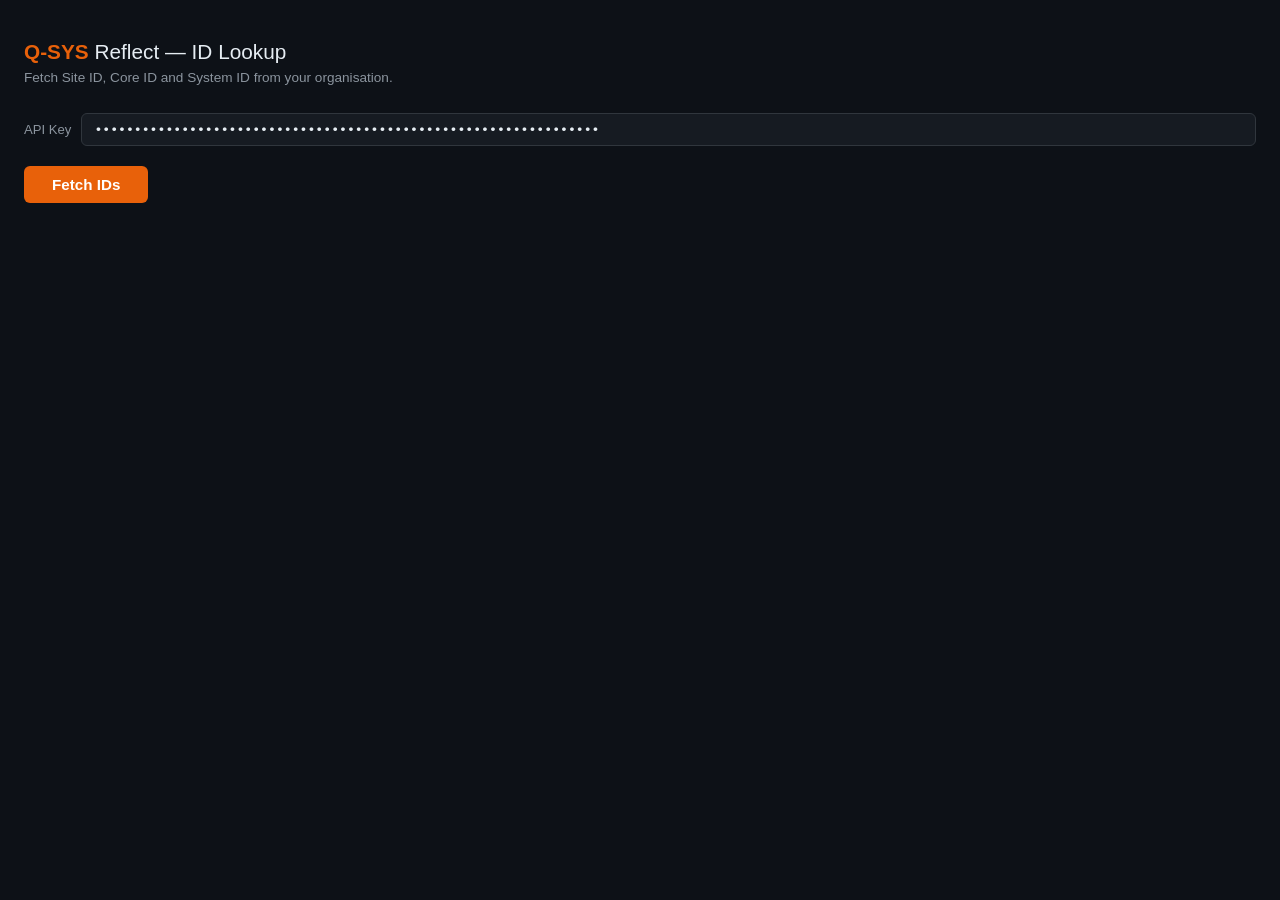
<file: index.html>
<!DOCTYPE html>
<html lang="en">
<head>
  <meta charset="UTF-8" />
  <meta name="viewport" content="width=device-width, initial-scale=1.0" />
  <title>Q-SYS Reflect ID Lookup</title>
  <style>
    * { box-sizing: border-box; margin: 0; padding: 0; }
    body {
      font-family: -apple-system, BlinkMacSystemFont, 'Segoe UI', sans-serif;
      background: #0d1117;
      color: #e6edf3;
      min-height: 100vh;
      padding: 40px 24px;
    }
    h1 { font-size: 1.3rem; color: #e8610a; margin-bottom: 6px; }
    h1 span { color: #e6edf3; font-weight: 400; }
    .sub { color: #8b949e; font-size: .85rem; margin-bottom: 28px; }

    .key-row {
      display: flex; gap: 10px; align-items: center;
      margin-bottom: 20px; flex-wrap: wrap;
    }
    .key-row label { color: #8b949e; font-size: .82rem; white-space: nowrap; }
    .key-row input {
      flex: 1; min-width: 260px;
      background: #161b22; border: 1px solid #30363d;
      border-radius: 6px; color: #e6edf3;
      font-family: monospace; font-size: .82rem;
      padding: 8px 12px; outline: none;
    }
    .key-row input:focus { border-color: #e8610a; }

    button#fetch-btn {
      background: #e8610a; border: none; border-radius: 6px;
      color: #fff; font-size: .95rem; font-weight: 600;
      padding: 10px 28px; cursor: pointer;
      display: flex; align-items: center; gap: 8px;
      transition: background .15s;
    }
    button#fetch-btn:hover { background: #c04e00; }
    button#fetch-btn:disabled { opacity: .5; cursor: not-allowed; }

    .spinner {
      width: 14px; height: 14px;
      border: 2px solid rgba(255,255,255,.3);
      border-top-color: #fff; border-radius: 50%;
      animation: spin .7s linear infinite; display: none;
    }
    @keyframes spin { to { transform: rotate(360deg); } }

    #status { margin: 16px 0; font-size: .85rem; color: #8b949e; min-height: 20px; }
    #status.err { color: #f85149; }
    #status.ok  { color: #3fb950; }

    table {
      width: 100%; border-collapse: collapse;
      background: #161b22; border-radius: 8px;
      overflow: hidden; font-size: .88rem;
      display: none;
    }
    thead { background: #21262d; }
    th {
      text-align: left; padding: 12px 16px;
      color: #8b949e; font-size: .78rem;
      text-transform: uppercase; letter-spacing: .06em;
      border-bottom: 1px solid #30363d;
    }
    td {
      padding: 11px 16px;
      border-bottom: 1px solid #21262d;
      word-break: break-all;
    }
    tr:last-child td { border-bottom: none; }
    tr:hover td { background: #1c2128; }

    .id-val {
      font-family: monospace; font-size: .82rem;
      color: #79c0ff; background: #0d1117;
      padding: 2px 8px; border-radius: 4px;
      display: inline-block;
    }
    .copy-id {
      background: none; border: 1px solid #30363d;
      border-radius: 4px; color: #8b949e;
      font-size: .72rem; padding: 2px 7px;
      cursor: pointer; margin-left: 6px;
    }
    .copy-id:hover { border-color: #e8610a; color: #e6edf3; }

    .raw-wrap {
      margin-top: 24px;
    }
    .raw-wrap summary {
      cursor: pointer; color: #8b949e; font-size: .82rem;
      margin-bottom: 8px; user-select: none;
    }
    pre#raw {
      background: #161b22; border: 1px solid #30363d;
      border-radius: 6px; padding: 14px;
      font-size: .78rem; overflow: auto;
      max-height: 340px; white-space: pre-wrap;
      word-break: break-word; line-height: 1.6;
    }
    .jk { color: #79c0ff; }
    .js { color: #3fb950; }
    .jn { color: #d2a8ff; }
    .jb { color: #e3b341; }
  </style>
</head>
<body>

<h1>Q-SYS <span>Reflect — ID Lookup</span></h1>
<p class="sub">Fetch Site ID, Core ID and System ID from your organisation.</p>

<div class="key-row">
  <label>API Key</label>
  <input type="password" id="api-key"
         value="d3f4d5bff1e0c6be40a7f05530ab68dd89591be66ca5e92b8fa48ab656941482"
         autocomplete="off" spellcheck="false" />
</div>

<button id="fetch-btn">
  <div class="spinner" id="spinner"></div>
  <span id="btn-label">Fetch IDs</span>
</button>

<div id="status"></div>

<table id="results-table">
  <thead>
    <tr>
      <th>Name</th>
      <th>Core ID</th>
      <th>Site ID</th>
      <th>System ID</th>
    </tr>
  </thead>
  <tbody id="results-body"></tbody>
</table>

<details class="raw-wrap" id="raw-wrap" style="display:none">
  <summary>Raw JSON response</summary>
  <pre id="raw"></pre>
</details>

<script>
  const REFLECT_API = 'https://reflect.qsc.com/api/public/v0';

  // Multiple CORS proxies tried in order until one works
  const PROXIES = [
    url => `https://corsproxy.io/?url=${encodeURIComponent(url)}`,
    url => `https://api.allorigins.win/raw?url=${encodeURIComponent(url)}`,
    url => `https://thingproxy.freeboard.io/fetch/${url}`,
    url => `https://proxy.cors.sh/${url}`,
  ];

  const keyInput = document.getElementById('api-key');
  const saved    = localStorage.getItem('reflect_api_key');
  if (saved) keyInput.value = saved;
  keyInput.addEventListener('input', () =>
    localStorage.setItem('reflect_api_key', keyInput.value.trim()));

  async function fetchWithProxy(path, headers) {
    const targetUrl = REFLECT_API + path;
    for (let i = 0; i < PROXIES.length; i++) {
      const proxyUrl = PROXIES[i](targetUrl);
      setStatus(`Trying proxy ${i + 1}/${PROXIES.length}…`, '');
      try {
        const res = await fetch(proxyUrl, { headers });
        if (res.ok || res.status === 401 || res.status === 403) return res;
      } catch (e) {
        // try next proxy
      }
    }
    throw new Error('All proxies failed. Check your internet connection or try again later.');
  }

  function highlight(json) {
    return json
      .replace(/&/g, '&amp;').replace(/</g, '&lt;').replace(/>/g, '&gt;')
      .replace(
        /("(\\u[0-9a-fA-F]{4}|\\[^u]|[^\\"])*"(\s*:)?|\b(true|false|null)\b|-?\d+\.?\d*([eE][+-]?\d+)?)/g,
        m => {
          if (/^"/.test(m)) return /:$/.test(m) ? `<span class="jk">${m}</span>` : `<span class="js">${m}</span>`;
          if (/true|false|null/.test(m)) return `<span class="jb">${m}</span>`;
          return `<span class="jn">${m}</span>`;
        }
      );
  }

  function copyText(text, btn) {
    navigator.clipboard.writeText(text).then(() => {
      btn.textContent = 'Copied!';
      setTimeout(() => (btn.textContent = 'Copy'), 1500);
    });
  }

  function idCell(val) {
    if (!val) return '<td><span style="color:#8b949e">—</span></td>';
    return `<td>
      <span class="id-val">${val}</span>
      <button class="copy-id" onclick="copyText('${val}', this)">Copy</button>
    </td>`;
  }

  document.getElementById('fetch-btn').addEventListener('click', async () => {
    const apiKey = keyInput.value.trim();
    if (!apiKey) { setStatus('Please enter your API key.', 'err'); return; }

    setStatus('Fetching from /cores …', '');
    setBusy(true);

    const headers = {
      'Authorization': `Bearer ${apiKey}`,
      'Accept': 'application/json',
    };

    try {
      const res  = await fetchWithProxy('/cores', headers);
      const text = await res.text();
      let data;

      try { data = JSON.parse(text); } catch {
        setStatus('Invalid response from API — check your API key.', 'err');
        setBusy(false);
        return;
      }

      if (!res.ok) {
        const msg = data?.message || data?.error || res.statusText;
        setStatus(`API error ${res.status}: ${msg}`, 'err');
        setBusy(false);
        showRaw(text);
        return;
      }

      // API may return array or { data: [...] }
      const items = Array.isArray(data) ? data : (data.data ?? data.cores ?? data.items ?? [data]);

      const tbody = document.getElementById('results-body');
      tbody.innerHTML = '';

      if (items.length === 0) {
        setStatus('No cores found in this organisation.', 'ok');
      } else {
        items.forEach(item => {
          const name     = item.name || item.displayName || item.hostname || '(unnamed)';
          const coreId   = item.coreId   || item.id          || item.coreID   || '';
          const siteId   = item.siteId   || item.site_id     || item.siteID   || '';
          const systemId = item.systemId || item.system_id   || item.systemID || '';

          const tr = document.createElement('tr');
          tr.innerHTML = `<td>${name}</td>${idCell(coreId)}${idCell(siteId)}${idCell(systemId)}`;
          tbody.appendChild(tr);
        });

        setStatus(`Found ${items.length} core(s).`, 'ok');
        document.getElementById('results-table').style.display = 'table';
      }

      showRaw(text);
    } catch (err) {
      setStatus(`Network error: ${err.message}`, 'err');
    }

    setBusy(false);
  });

  function setStatus(msg, cls) {
    const el = document.getElementById('status');
    el.textContent = msg;
    el.className = cls;
  }

  function setBusy(on) {
    const btn = document.getElementById('fetch-btn');
    btn.disabled = on;
    document.getElementById('spinner').style.display = on ? 'inline-block' : 'none';
    document.getElementById('btn-label').textContent = on ? 'Fetching…' : 'Fetch IDs';
  }

  function showRaw(text) {
    try {
      document.getElementById('raw').innerHTML =
        highlight(JSON.stringify(JSON.parse(text), null, 2));
    } catch {
      document.getElementById('raw').textContent = text;
    }
    document.getElementById('raw-wrap').style.display = '';
  }
</script>
</body>
</html>
</file>
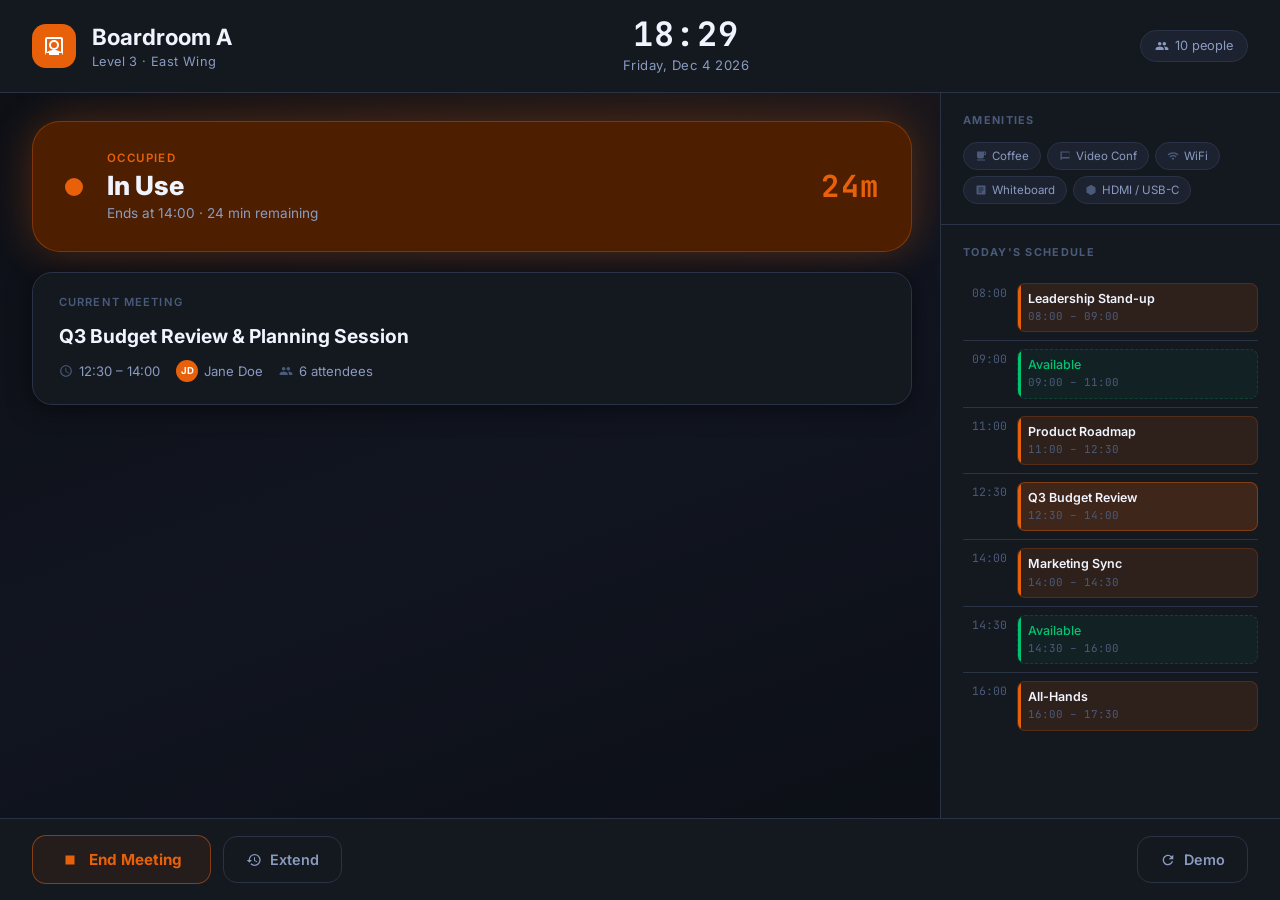
<file: room-booking-standalone.html>
<!DOCTYPE html>
<html lang="en">
<head>
  <meta charset="UTF-8" />
  <meta name="viewport" content="width=1280, initial-scale=1.0" />
  <title>Room Booking — Q-SYS Touch Panel</title>
  <link rel="preconnect" href="https://fonts.googleapis.com" />
  <link href="https://fonts.googleapis.com/css2?family=Inter:wght@400;500;600;700;800&family=JetBrains+Mono:wght@400;700&display=swap" rel="stylesheet" />
  <style>
/* ============================================================
   Q-SYS Touch Panel — Room Booking UI
   Target: 10" landscape panel (1280 × 800 typical)
   ============================================================ */

*, *::before, *::after {
  box-sizing: border-box;
  margin: 0;
  padding: 0;
  -webkit-tap-highlight-color: transparent;
  user-select: none;
}

:root {
  --brand:          #e8610a;
  --brand-dark:     #b84b00;
  --available:      #00c471;
  --available-dim:  #004d2c;
  --occupied:       #e8610a;
  --occupied-dim:   #4d1f00;
  --soon:           #f5a623;
  --soon-dim:       #4d3000;
  --bg:             #0d0f14;
  --surface:        #14181f;
  --surface-2:      #1c2230;
  --border:         #2a3345;
  --border-light:   #3a4860;
  --text-primary:   #f0f4ff;
  --text-secondary: #8a9bc0;
  --text-muted:     #4a5a7a;
  --radius-sm:  8px;
  --radius-md:  14px;
  --radius-lg:  20px;
  --radius-xl:  28px;
  --shadow-card: 0 4px 24px rgba(0,0,0,.5);
  --shadow-glow-avail: 0 0 40px rgba(0,196,113,.25);
  --shadow-glow-occ:   0 0 40px rgba(232,97,10,.30);
  --shadow-glow-soon:  0 0 40px rgba(245,166,35,.25);
  --font: 'Inter','Segoe UI',system-ui,sans-serif;
  --font-mono: 'JetBrains Mono','Fira Code','Consolas',monospace;
}

html, body {
  width: 100%; height: 100%;
  overflow: hidden;
  background-color: var(--bg);
  background-image:
    radial-gradient(ellipse 80% 60% at 50% -10%, rgba(232, 97, 10, 0.12) 0%, transparent 70%),
    radial-gradient(ellipse 60% 40% at 100% 100%, rgba(0, 196, 113, 0.06) 0%, transparent 60%),
    linear-gradient(160deg, #0d0f14 0%, #111520 50%, #0a0d12 100%);
  font-family: var(--font);
  color: var(--text-primary);
  font-size: 16px;
  line-height: 1.4;
}

/* ── Layout ── */
.panel {
  display: grid;
  grid-template-rows: auto 1fr auto;
  grid-template-columns: 1fr 340px;
  grid-template-areas: "header header" "main sidebar" "actions actions";
  height: 100vh;
  max-width: 1280px;
  margin: 0 auto;
}

/* ── Header ── */
.panel-header {
  grid-area: header;
  display: flex;
  align-items: center;
  justify-content: space-between;
  padding: 18px 32px;
  background: var(--surface);
  border-bottom: 1px solid var(--border);
  gap: 24px;
}
.header-room { display: flex; align-items: center; gap: 16px; min-width: 0; }
.room-icon {
  width: 44px; height: 44px;
  border-radius: var(--radius-md);
  background: var(--brand);
  display: flex; align-items: center; justify-content: center;
  flex-shrink: 0;
}
.room-icon svg { width: 24px; height: 24px; fill: #fff; }
.room-name {
  font-size: 1.4rem; font-weight: 700;
  color: var(--text-primary);
  white-space: nowrap; overflow: hidden; text-overflow: ellipsis;
}
.room-floor { font-size: .8rem; color: var(--text-secondary); margin-top: 1px; letter-spacing: .03em; }
.header-center { flex: 1; text-align: center; }
.header-time {
  font-size: 2.1rem; font-weight: 700;
  font-family: var(--font-mono);
  color: var(--text-primary);
  letter-spacing: .04em; line-height: 1;
}
.header-date { font-size: .82rem; color: var(--text-secondary); margin-top: 4px; letter-spacing: .04em; }
.header-meta { display: flex; align-items: center; gap: 12px; }
.capacity-badge {
  display: flex; align-items: center; gap: 6px;
  background: var(--surface-2); border: 1px solid var(--border);
  border-radius: 999px; padding: 6px 14px;
  font-size: .8rem; color: var(--text-secondary);
}
.capacity-badge svg { width: 14px; height: 14px; fill: var(--text-secondary); }

/* ── Main ── */
.panel-main {
  grid-area: main;
  display: flex; flex-direction: column;
  padding: 28px 28px 20px 32px;
  gap: 20px; overflow: hidden;
}

/* ── Status card ── */
.status-card {
  border-radius: var(--radius-xl);
  padding: 28px 32px;
  display: flex; align-items: center; gap: 24px;
  transition: box-shadow .4s ease, background .4s ease;
}
.status-card.available {
  background: var(--available-dim);
  border: 1.5px solid rgba(0,196,113,.35);
  box-shadow: var(--shadow-glow-avail);
}
.status-card.occupied {
  background: var(--occupied-dim);
  border: 1.5px solid rgba(232,97,10,.35);
  box-shadow: var(--shadow-glow-occ);
}
.status-card.soon {
  background: var(--soon-dim);
  border: 1.5px solid rgba(245,166,35,.35);
  box-shadow: var(--shadow-glow-soon);
}
.status-dot {
  width: 18px; height: 18px;
  border-radius: 50%; flex-shrink: 0;
  animation: pulse-ring 2s ease-in-out infinite;
}
.status-card.available .status-dot { background: var(--available); }
.status-card.occupied  .status-dot { background: var(--occupied); animation: none; }
.status-card.soon      .status-dot { background: var(--soon); }
@keyframes pulse-ring {
  0%   { box-shadow: 0 0 0 0   rgba(0,196,113,.5); }
  70%  { box-shadow: 0 0 0 10px rgba(0,196,113,0);  }
  100% { box-shadow: 0 0 0 0   rgba(0,196,113,.5); }
}
.status-text-group { flex: 1; }
.status-label {
  font-size: .72rem; font-weight: 600;
  letter-spacing: .12em; text-transform: uppercase; margin-bottom: 4px;
}
.status-card.available .status-label { color: var(--available); }
.status-card.occupied  .status-label { color: var(--occupied);  }
.status-card.soon      .status-label { color: var(--soon);      }
.status-title  { font-size: 1.65rem; font-weight: 800; color: var(--text-primary); line-height: 1.15; }
.status-subtitle { font-size: .85rem; color: var(--text-secondary); margin-top: 4px; }
.status-timer {
  font-family: var(--font-mono);
  font-size: 1.9rem; font-weight: 700;
  letter-spacing: .04em; flex-shrink: 0;
}
.status-card.available .status-timer { color: var(--available); }
.status-card.occupied  .status-timer { color: var(--occupied);  }
.status-card.soon      .status-timer { color: var(--soon);      }

/* ── Meeting card ── */
.meeting-card {
  background: var(--surface);
  border: 1px solid var(--border);
  border-radius: var(--radius-lg);
  padding: 22px 26px;
  box-shadow: var(--shadow-card);
}
.meeting-card-label {
  font-size: .7rem; font-weight: 600;
  letter-spacing: .1em; text-transform: uppercase;
  color: var(--text-muted); margin-bottom: 12px;
}
.meeting-title {
  font-size: 1.2rem; font-weight: 700;
  color: var(--text-primary); margin-bottom: 8px;
  display: -webkit-box;
  -webkit-line-clamp: 2; -webkit-box-orient: vertical; overflow: hidden;
}
.meeting-meta { display: flex; flex-wrap: wrap; gap: 16px; margin-top: 10px; }
.meeting-meta-item { display: flex; align-items: center; gap: 6px; font-size: .82rem; color: var(--text-secondary); }
.meeting-meta-item svg { width: 14px; height: 14px; fill: var(--text-muted); flex-shrink: 0; }
.organizer-avatar {
  width: 22px; height: 22px; border-radius: 50%;
  background: var(--brand);
  display: flex; align-items: center; justify-content: center;
  font-size: .6rem; font-weight: 700; color: #fff; flex-shrink: 0;
}

/* ── Quick-book ── */
.quick-book { display: flex; flex-direction: column; gap: 10px; }
.quick-book-label {
  font-size: .72rem; font-weight: 600;
  letter-spacing: .1em; text-transform: uppercase;
  color: var(--text-muted); margin-bottom: 2px;
}
.quick-book-row { display: flex; gap: 10px; }
.btn-quick {
  flex: 1; padding: 16px 10px;
  border: 1.5px solid var(--border);
  border-radius: var(--radius-md);
  background: var(--surface);
  color: var(--text-primary);
  font-family: var(--font); font-size: .9rem; font-weight: 600;
  cursor: pointer;
  transition: background .15s, border-color .15s, transform .1s;
  display: flex; flex-direction: column; align-items: center; gap: 4px; line-height: 1.2;
}
.btn-quick .btn-duration { font-size: 1.25rem; font-weight: 800; color: var(--brand); }
.btn-quick:hover  { background: var(--surface-2); border-color: var(--brand); }
.btn-quick:active { transform: scale(.97); background: rgba(232,97,10,.12); }

/* ── Actions bar ── */
.panel-actions {
  grid-area: actions;
  display: flex; align-items: center; gap: 12px;
  padding: 16px 32px;
  background: var(--surface);
  border-top: 1px solid var(--border);
}
.btn-primary {
  display: flex; align-items: center; gap: 10px;
  padding: 14px 28px; border-radius: var(--radius-md);
  border: none; background: var(--brand); color: #fff;
  font-family: var(--font); font-size: .95rem; font-weight: 700;
  cursor: pointer;
  transition: background .15s, transform .1s;
  white-space: nowrap;
}
.btn-primary svg { width: 18px; height: 18px; fill: #fff; }
.btn-primary:hover  { background: var(--brand-dark); }
.btn-primary:active { transform: scale(.97); }

.btn-danger {
  display: flex; align-items: center; gap: 10px;
  padding: 14px 28px; border-radius: var(--radius-md);
  border: 1.5px solid rgba(232,97,10,.5);
  background: rgba(232,97,10,.08); color: var(--occupied);
  font-family: var(--font); font-size: .95rem; font-weight: 700;
  cursor: pointer;
  transition: background .15s, border-color .15s, transform .1s;
  white-space: nowrap;
}
.btn-danger svg { width: 18px; height: 18px; fill: currentColor; }
.btn-danger:hover  { background: rgba(232,97,10,.18); border-color: var(--occupied); }
.btn-danger:active { transform: scale(.97); }

.btn-ghost {
  display: flex; align-items: center; gap: 8px;
  padding: 14px 22px; border-radius: var(--radius-md);
  border: 1.5px solid var(--border);
  background: transparent; color: var(--text-secondary);
  font-family: var(--font); font-size: .9rem; font-weight: 600;
  cursor: pointer;
  transition: background .15s, border-color .15s, color .15s;
  white-space: nowrap;
}
.btn-ghost svg { width: 16px; height: 16px; fill: currentColor; }
.btn-ghost:hover { background: var(--surface-2); border-color: var(--border-light); color: var(--text-primary); }
.actions-spacer { flex: 1; }

/* ── Sidebar ── */
.panel-sidebar {
  grid-area: sidebar;
  display: flex; flex-direction: column;
  border-left: 1px solid var(--border);
  background: var(--surface); overflow: hidden;
}
.sidebar-section { padding: 20px 22px; border-bottom: 1px solid var(--border); }
.sidebar-section:last-child { border-bottom: none; flex: 1; overflow-y: auto; }
.sidebar-section-title {
  font-size: .68rem; font-weight: 700;
  letter-spacing: .12em; text-transform: uppercase;
  color: var(--text-muted); margin-bottom: 14px;
}

/* ── Timeline ── */
.timeline { display: flex; flex-direction: column; position: relative; }
.timeline-slot {
  display: flex; align-items: flex-start; gap: 10px;
  padding: 8px 0; position: relative;
}
.timeline-slot + .timeline-slot { border-top: 1px solid var(--border); }
.timeline-time {
  font-family: var(--font-mono); font-size: .72rem;
  color: var(--text-muted); width: 44px; flex-shrink: 0;
  padding-top: 2px; text-align: right;
}
.timeline-bar-wrap { flex: 1; }
.timeline-event {
  border-radius: var(--radius-sm);
  padding: 7px 10px;
  display: flex; flex-direction: column; gap: 2px;
  position: relative; overflow: hidden;
}
.timeline-event::before {
  content: ''; position: absolute;
  left: 0; top: 0; bottom: 0; width: 3px;
  border-radius: 4px 0 0 4px;
}
.timeline-event.ev-occupied {
  background: rgba(232,97,10,.12);
  border: 1px solid rgba(232,97,10,.2);
}
.timeline-event.ev-occupied::before { background: var(--occupied); }
.timeline-event.ev-current {
  background: rgba(232,97,10,.2);
  border: 1px solid rgba(232,97,10,.4);
}
.timeline-event.ev-current::before { background: var(--occupied); }
.timeline-event.ev-available {
  background: rgba(0,196,113,.06);
  border: 1px dashed rgba(0,196,113,.2);
}
.timeline-event.ev-available::before { background: var(--available); }
.timeline-event-title { font-size: .78rem; font-weight: 600; color: var(--text-primary); line-height: 1.3; }
.timeline-event.ev-available .timeline-event-title { color: var(--available); font-weight: 500; }
.timeline-event-time { font-size: .68rem; color: var(--text-muted); font-family: var(--font-mono); }

/* ── Amenities ── */
.amenities { display: flex; flex-wrap: wrap; gap: 6px; }
.amenity-chip {
  display: flex; align-items: center; gap: 5px;
  background: var(--surface-2); border: 1px solid var(--border);
  border-radius: 999px; padding: 5px 11px;
  font-size: .72rem; color: var(--text-secondary);
}
.amenity-chip svg { width: 12px; height: 12px; fill: var(--text-muted); }

/* ── Modal ── */
.modal-overlay {
  position: fixed; inset: 0;
  background: rgba(0,0,0,.7);
  backdrop-filter: blur(6px);
  display: flex; align-items: center; justify-content: center;
  z-index: 100; opacity: 0; pointer-events: none;
  transition: opacity .2s;
}
.modal-overlay.open { opacity: 1; pointer-events: all; }
.modal {
  background: var(--surface);
  border: 1px solid var(--border-light);
  border-radius: var(--radius-xl);
  padding: 36px 40px; width: 480px; max-width: 90vw;
  box-shadow: 0 24px 80px rgba(0,0,0,.6);
  transform: translateY(12px) scale(.97);
  transition: transform .2s;
}
.modal-overlay.open .modal { transform: translateY(0) scale(1); }
.modal-title { font-size: 1.3rem; font-weight: 800; color: var(--text-primary); margin-bottom: 6px; }
.modal-sub { font-size: .85rem; color: var(--text-secondary); margin-bottom: 28px; }
.duration-picker {
  display: grid; grid-template-columns: repeat(3,1fr); gap: 10px; margin-bottom: 28px;
}
.duration-btn {
  padding: 18px 10px; border-radius: var(--radius-md);
  border: 1.5px solid var(--border);
  background: var(--surface-2); color: var(--text-primary);
  font-family: var(--font); font-size: .85rem; font-weight: 600;
  cursor: pointer;
  display: flex; flex-direction: column; align-items: center; gap: 4px;
  transition: background .15s, border-color .15s;
}
.duration-btn .dur-num { font-size: 1.5rem; font-weight: 800; color: var(--brand); }
.duration-btn.selected, .duration-btn:hover { border-color: var(--brand); background: rgba(232,97,10,.1); }
.modal-actions { display: flex; gap: 12px; justify-content: flex-end; }

/* ── Check-in banner ── */
.checkin-banner {
  background: linear-gradient(135deg, rgba(245,166,35,.15), rgba(245,166,35,.05));
  border: 1.5px solid rgba(245,166,35,.4);
  border-radius: var(--radius-lg);
  padding: 16px 22px;
  display: flex; align-items: center; gap: 16px;
}
.checkin-icon {
  width: 40px; height: 40px; border-radius: var(--radius-md);
  background: rgba(245,166,35,.15);
  display: flex; align-items: center; justify-content: center; flex-shrink: 0;
}
.checkin-icon svg { width: 20px; height: 20px; fill: var(--soon); }
.checkin-text { flex: 1; }
.checkin-title { font-size: .88rem; font-weight: 700; color: var(--soon); margin-bottom: 2px; }
.checkin-sub { font-size: .75rem; color: var(--text-secondary); }

/* ── Scrollbar ── */
.panel-sidebar ::-webkit-scrollbar { width: 4px; }
.panel-sidebar ::-webkit-scrollbar-track { background: transparent; }
.panel-sidebar ::-webkit-scrollbar-thumb { background: var(--border); border-radius: 4px; }

/* ── Responsive ── */
@media (max-width: 1100px) {
  .panel { grid-template-columns: 1fr 300px; }
  .header-time { font-size: 1.8rem; }
  .status-title { font-size: 1.4rem; }
}
@media (max-width: 700px) {
  .panel {
    grid-template-columns: 1fr;
    grid-template-rows: auto 1fr auto auto;
    grid-template-areas: "header" "main" "sidebar" "actions";
  }
  .panel-sidebar { border-left: none; border-top: 1px solid var(--border); max-height: 260px; }
  .panel-header  { padding: 14px 18px; }
  .panel-main    { padding: 16px; }
  .panel-actions { padding: 12px 16px; flex-wrap: wrap; }
  .header-time   { font-size: 1.55rem; }
  .status-title  { font-size: 1.2rem; }
  .status-timer  { font-size: 1.5rem; }
}

.hidden  { display: none !important; }
  </style>
</head>
<body>

<div class="panel" id="panel">

  <!-- HEADER -->
  <header class="panel-header">
    <div class="header-room">
      <div class="room-icon">
        <svg viewBox="0 0 24 24"><path d="M19 3H5a2 2 0 0 0-2 2v14a2 2 0 0 0 2 2h2v-2H5V5h14v14h-2v2h2a2 2 0 0 0 2-2V5a2 2 0 0 0-2-2zm-7 3a5 5 0 0 1 5 5 5 5 0 0 1-5 5 5 5 0 0 1-5-5 5 5 0 0 1 5-5zm0 2a3 3 0 0 0-3 3 3 3 0 0 0 3 3 3 3 0 0 0 3-3 3 3 0 0 0-3-3zm0 8c2.67 0 8 1.34 8 4v1H4v-1c0-2.66 5.33-4 8-4z"/></svg>
      </div>
      <div>
        <div class="room-name">Boardroom A</div>
        <div class="room-floor">Level 3 · East Wing</div>
      </div>
    </div>

    <div class="header-center">
      <div class="header-time" id="clock">--:--</div>
      <div class="header-date" id="date-display">Loading…</div>
    </div>

    <div class="header-meta">
      <div class="capacity-badge">
        <svg viewBox="0 0 24 24"><path d="M16 11c1.66 0 2.99-1.34 2.99-3S17.66 5 16 5c-1.66 0-3 1.34-3 3s1.34 3 3 3zm-8 0c1.66 0 2.99-1.34 2.99-3S9.66 5 8 5C6.34 5 5 6.34 5 8s1.34 3 3 3zm0 2c-2.33 0-7 1.17-7 3.5V19h14v-2.5c0-2.33-4.67-3.5-7-3.5zm8 0c-.29 0-.62.02-.97.05 1.16.84 1.97 1.97 1.97 3.45V19h6v-2.5c0-2.33-4.67-3.5-7-3.5z"/></svg>
        10 people
      </div>
    </div>
  </header>

  <!-- MAIN -->
  <main class="panel-main">

    <div class="status-card available" id="status-card">
      <div class="status-dot"></div>
      <div class="status-text-group">
        <div class="status-label"   id="status-label">Available</div>
        <div class="status-title"   id="status-title">Room is free</div>
        <div class="status-subtitle" id="status-subtitle">Next meeting at 14:00</div>
      </div>
      <div class="status-timer" id="status-timer">1h 24m</div>
    </div>

    <div class="checkin-banner hidden" id="checkin-banner">
      <div class="checkin-icon">
        <svg viewBox="0 0 24 24"><path d="M12 2C6.48 2 2 6.48 2 12s4.48 10 10 10 10-4.48 10-10S17.52 2 12 2zm0 18c-4.41 0-8-3.59-8-8s3.59-8 8-8 8 3.59 8 8-3.59 8-8 8zm.5-13H11v6l5.25 3.15.75-1.23-4.5-2.67V7z"/></svg>
      </div>
      <div class="checkin-text">
        <div class="checkin-title">Check-in required</div>
        <div class="checkin-sub">Please check in or the room will be released in <span id="checkin-countdown">5:00</span></div>
      </div>
      <button class="btn-primary" onclick="doCheckin()">Check In</button>
    </div>

    <div class="meeting-card">
      <div class="meeting-card-label" id="meeting-card-label">Current Meeting</div>
      <div class="meeting-title"      id="meeting-title">Q3 Budget Review &amp; Planning Session</div>
      <div class="meeting-meta">
        <div class="meeting-meta-item">
          <svg viewBox="0 0 24 24"><path d="M12 2C6.48 2 2 6.48 2 12s4.48 10 10 10 10-4.48 10-10S17.52 2 12 2zm0 18c-4.41 0-8-3.59-8-8s3.59-8 8-8 8 3.59 8 8-3.59 8-8 8zm.5-13H11v6l5.25 3.15.75-1.23-4.5-2.67V7z"/></svg>
          <span id="meeting-time">12:30 – 14:00</span>
        </div>
        <div class="meeting-meta-item">
          <div class="organizer-avatar" id="organizer-initials">JD</div>
          <span id="meeting-organizer">Jane Doe</span>
        </div>
        <div class="meeting-meta-item">
          <svg viewBox="0 0 24 24"><path d="M16 11c1.66 0 2.99-1.34 2.99-3S17.66 5 16 5c-1.66 0-3 1.34-3 3s1.34 3 3 3zm-8 0c1.66 0 2.99-1.34 2.99-3S9.66 5 8 5C6.34 5 5 6.34 5 8s1.34 3 3 3zm0 2c-2.33 0-7 1.17-7 3.5V19h14v-2.5c0-2.33-4.67-3.5-7-3.5zm8 0c-.29 0-.62.02-.97.05 1.16.84 1.97 1.97 1.97 3.45V19h6v-2.5c0-2.33-4.67-3.5-7-3.5z"/></svg>
          <span id="meeting-attendees">6 attendees</span>
        </div>
      </div>
    </div>

    <div class="quick-book" id="quick-book">
      <div class="quick-book-label">Book this room instantly</div>
      <div class="quick-book-row">
        <button class="btn-quick" onclick="quickBook(15)"><span class="btn-duration">15</span>min</button>
        <button class="btn-quick" onclick="quickBook(30)"><span class="btn-duration">30</span>min</button>
        <button class="btn-quick" onclick="quickBook(60)"><span class="btn-duration">60</span>min</button>
        <button class="btn-quick" onclick="quickBook(90)"><span class="btn-duration">90</span>min</button>
      </div>
    </div>

  </main>

  <!-- SIDEBAR -->
  <aside class="panel-sidebar">
    <div class="sidebar-section">
      <div class="sidebar-section-title">Amenities</div>
      <div class="amenities">
        <div class="amenity-chip">
          <svg viewBox="0 0 24 24"><path d="M20 3H4v10c0 2.21 1.79 4 4 4h6c2.21 0 4-1.79 4-4v-3h2c1.11 0 2-.89 2-2V5c0-1.11-.89-2-2-2zm0 5h-2V5h2v3zM4 19h16v2H4z"/></svg>
          Coffee
        </div>
        <div class="amenity-chip">
          <svg viewBox="0 0 24 24"><path d="M21 3H3v18l4-4h14V3zm-2 11H6.83l-1.17 1.17V5h15v9z"/></svg>
          Video Conf
        </div>
        <div class="amenity-chip">
          <svg viewBox="0 0 24 24"><path d="M1 9l2 2c4.97-4.97 13.03-4.97 18 0l2-2C16.93 2.93 7.08 2.93 1 9zm8 8l3 3 3-3a4.237 4.237 0 0 0-6 0zm-4-4 2 2a7.074 7.074 0 0 1 10 0l2-2C15.14 9.14 8.87 9.14 5 13z"/></svg>
          WiFi
        </div>
        <div class="amenity-chip">
          <svg viewBox="0 0 24 24"><path d="M19 3H5c-1.1 0-2 .9-2 2v14c0 1.1.9 2 2 2h14c1.1 0 2-.9 2-2V5c0-1.1-.9-2-2-2zm-5 14H7v-2h7v2zm3-4H7v-2h10v2zm0-4H7V7h10v2z"/></svg>
          Whiteboard
        </div>
        <div class="amenity-chip">
          <svg viewBox="0 0 24 24"><path d="M21 16.5c0 .38-.21.71-.53.88l-7.9 4.44c-.16.12-.36.18-.57.18-.21 0-.41-.06-.57-.18l-7.9-4.44A.991.991 0 0 1 3 16.5v-9c0-.38.21-.71.53-.88l7.9-4.44c.16-.12.36-.18.57-.18.21 0 .41.06.57.18l7.9 4.44c.32.17.53.5.53.88v9z"/></svg>
          HDMI / USB-C
        </div>
      </div>
    </div>

    <div class="sidebar-section">
      <div class="sidebar-section-title">Today's Schedule</div>
      <div class="timeline" id="timeline"></div>
    </div>
  </aside>

  <!-- ACTIONS -->
  <footer class="panel-actions">
    <button class="btn-primary" id="btn-book" onclick="openBookModal()">
      <svg viewBox="0 0 24 24"><path d="M19 4h-1V2h-2v2H8V2H6v2H5c-1.11 0-1.99.9-1.99 2L3 20c0 1.1.89 2 2 2h14c1.1 0 2-.9 2-2V6c0-1.1-.9-2-2-2zm0 16H5V9h14v11zM7 11h5v5H7z"/></svg>
      Book Room
    </button>

    <button class="btn-danger hidden" id="btn-end" onclick="endMeeting()">
      <svg viewBox="0 0 24 24"><path d="M6 6h12v12H6z"/></svg>
      End Meeting
    </button>

    <button class="btn-ghost" id="btn-extend" onclick="openExtendModal()">
      <svg viewBox="0 0 24 24"><path d="M13 3a9 9 0 0 0-9 9H1l3.89 3.89.07.14L9 12H6c0-3.87 3.13-7 7-7s7 3.13 7 7-3.13 7-7 7c-1.93 0-3.68-.79-4.94-2.06l-1.42 1.42A8.954 8.954 0 0 0 13 21a9 9 0 0 0 0-18zm-1 5v5l4.28 2.54.72-1.21-3.5-2.08V8H12z"/></svg>
      Extend
    </button>

    <div class="actions-spacer"></div>

    <button class="btn-ghost" onclick="cycleState()" title="Demo: cycle states">
      <svg viewBox="0 0 24 24"><path d="M17.65 6.35A7.958 7.958 0 0 0 12 4c-4.42 0-7.99 3.58-7.99 8s3.57 8 7.99 8c3.73 0 6.84-2.55 7.73-6h-2.08A5.99 5.99 0 0 1 12 18c-3.31 0-6-2.69-6-6s2.69-6 6-6c1.66 0 3.14.69 4.22 1.78L13 11h7V4l-2.35 2.35z"/></svg>
      Demo
    </button>
  </footer>

</div><!-- /.panel -->

<!-- BOOK MODAL -->
<div class="modal-overlay" id="book-modal">
  <div class="modal">
    <div class="modal-title">Book Boardroom A</div>
    <div class="modal-sub">Select a duration — booking starts now</div>
    <div class="duration-picker">
      <button class="duration-btn selected" onclick="selectDuration(this,15)"><span class="dur-num">15</span>min</button>
      <button class="duration-btn" onclick="selectDuration(this,30)"><span class="dur-num">30</span>min</button>
      <button class="duration-btn" onclick="selectDuration(this,60)"><span class="dur-num">60</span>min</button>
      <button class="duration-btn" onclick="selectDuration(this,90)"><span class="dur-num">90</span>min</button>
      <button class="duration-btn" onclick="selectDuration(this,120)"><span class="dur-num">2</span>hrs</button>
      <button class="duration-btn" onclick="selectDuration(this,180)"><span class="dur-num">3</span>hrs</button>
    </div>
    <div class="modal-actions">
      <button class="btn-ghost" onclick="closeModal('book-modal')">Cancel</button>
      <button class="btn-primary" onclick="confirmBook()">
        <svg viewBox="0 0 24 24"><path d="M9 16.17L4.83 12l-1.42 1.41L9 19 21 7l-1.41-1.41z"/></svg>
        Confirm
      </button>
    </div>
  </div>
</div>

<!-- EXTEND MODAL -->
<div class="modal-overlay" id="extend-modal">
  <div class="modal">
    <div class="modal-title">Extend Meeting</div>
    <div class="modal-sub">How much extra time do you need?</div>
    <div class="duration-picker">
      <button class="duration-btn selected" onclick="selectDuration(this,15)"><span class="dur-num">+15</span>min</button>
      <button class="duration-btn" onclick="selectDuration(this,30)"><span class="dur-num">+30</span>min</button>
      <button class="duration-btn" onclick="selectDuration(this,60)"><span class="dur-num">+60</span>min</button>
    </div>
    <div class="modal-actions">
      <button class="btn-ghost" onclick="closeModal('extend-modal')">Cancel</button>
      <button class="btn-primary" onclick="confirmExtend()">
        <svg viewBox="0 0 24 24"><path d="M9 16.17L4.83 12l-1.42 1.41L9 19 21 7l-1.41-1.41z"/></svg>
        Extend
      </button>
    </div>
  </div>
</div>

<script>
  /* ── Demo states ── */
  const STATES = ['available','occupied','soon'];
  let stateIdx = 1;

  const DEMO = {
    available: {
      card:'available', label:'Available', title:'Room is free',
      subtitle:'Next meeting at 14:00', timer:'1h 24m',
      meetingLabel:'Upcoming Meeting', meetingTitle:'Marketing Sync',
      meetingTime:'14:00 – 14:30', organizer:'Ali Hassan', initials:'AH',
      attendees:'4 attendees', showBook:true, showEnd:false,
    },
    occupied: {
      card:'occupied', label:'Occupied', title:'In Use',
      subtitle:'Ends at 14:00 · 24 min remaining', timer:'24m',
      meetingLabel:'Current Meeting', meetingTitle:'Q3 Budget Review & Planning Session',
      meetingTime:'12:30 – 14:00', organizer:'Jane Doe', initials:'JD',
      attendees:'6 attendees', showBook:false, showEnd:true,
    },
    soon: {
      card:'soon', label:'Starting Soon', title:'Meeting in 8 min',
      subtitle:'Please wrap up — next booking at 13:00', timer:'8m',
      meetingLabel:'Next Meeting', meetingTitle:'Design Review — Sprint 24',
      meetingTime:'13:00 – 14:00', organizer:'Priya Sharma', initials:'PS',
      attendees:'8 attendees', showBook:false, showEnd:false,
    },
  };

  function applyState(key) {
    const d = DEMO[key];
    const sc = document.getElementById('status-card');
    sc.className = `status-card ${d.card}`;
    document.getElementById('status-label').textContent    = d.label;
    document.getElementById('status-title').textContent    = d.title;
    document.getElementById('status-subtitle').textContent = d.subtitle;
    document.getElementById('status-timer').textContent    = d.timer;
    document.getElementById('meeting-card-label').textContent = d.meetingLabel;
    document.getElementById('meeting-title').textContent      = d.meetingTitle;
    document.getElementById('meeting-time').textContent       = d.meetingTime;
    document.getElementById('meeting-organizer').textContent  = d.organizer;
    document.getElementById('organizer-initials').textContent = d.initials;
    document.getElementById('meeting-attendees').textContent  = d.attendees;
    toggle('quick-book', d.showBook);
    toggle('btn-book',   d.showBook);
    toggle('btn-end',   !d.showBook && d.showEnd);
    toggle('btn-extend', d.showEnd);
    toggle('checkin-banner', key === 'soon');
  }

  function toggle(id, show) {
    const el = document.getElementById(id);
    if (!el) return;
    show ? el.classList.remove('hidden') : el.classList.add('hidden');
  }

  function cycleState() {
    stateIdx = (stateIdx + 1) % STATES.length;
    applyState(STATES[stateIdx]);
  }

  applyState('occupied');

  /* ── Clock ── */
  function updateClock() {
    const now = new Date();
    const hh  = String(now.getHours()).padStart(2,'0');
    const mm  = String(now.getMinutes()).padStart(2,'0');
    document.getElementById('clock').textContent = `${hh}:${mm}`;
    const days   = ['Sunday','Monday','Tuesday','Wednesday','Thursday','Friday','Saturday'];
    const months = ['Jan','Feb','Mar','Apr','May','Jun','Jul','Aug','Sep','Oct','Nov','Dec'];
    document.getElementById('date-display').textContent =
      `${days[now.getDay()]}, ${months[now.getMonth()]} ${now.getDate()} ${now.getFullYear()}`;
  }
  setInterval(updateClock, 1000);
  updateClock();

  /* ── Timeline ── */
  const schedule = [
    { time:'08:00', end:'09:00', title:'Leadership Stand-up', type:'occupied'  },
    { time:'09:00', end:'11:00', title:'Available',            type:'available' },
    { time:'11:00', end:'12:30', title:'Product Roadmap',      type:'occupied'  },
    { time:'12:30', end:'14:00', title:'Q3 Budget Review',     type:'current'   },
    { time:'14:00', end:'14:30', title:'Marketing Sync',       type:'occupied'  },
    { time:'14:30', end:'16:00', title:'Available',            type:'available' },
    { time:'16:00', end:'17:30', title:'All-Hands',            type:'occupied'  },
  ];

  const tl = document.getElementById('timeline');
  schedule.forEach(s => {
    const cls = s.type === 'current' ? 'ev-current'
              : s.type === 'available' ? 'ev-available' : 'ev-occupied';
    tl.innerHTML += `
      <div class="timeline-slot">
        <div class="timeline-time">${s.time}</div>
        <div class="timeline-bar-wrap">
          <div class="timeline-event ${cls}">
            <div class="timeline-event-title">${s.title}</div>
            <div class="timeline-event-time">${s.time} – ${s.end}</div>
          </div>
        </div>
      </div>`;
  });

  /* ── Modals ── */
  let selectedDuration = 15;
  function openBookModal()   { document.getElementById('book-modal').classList.add('open'); }
  function openExtendModal() { document.getElementById('extend-modal').classList.add('open'); }
  function closeModal(id)    { document.getElementById(id).classList.remove('open'); }

  function selectDuration(btn, mins) {
    btn.closest('.duration-picker').querySelectorAll('.duration-btn')
       .forEach(b => b.classList.remove('selected'));
    btn.classList.add('selected');
    selectedDuration = mins;
  }

  function confirmBook()   { closeModal('book-modal');   applyState('occupied'); stateIdx = 1; }
  function confirmExtend() { closeModal('extend-modal'); }
  function quickBook(mins) { selectedDuration = mins; confirmBook(); }
  function endMeeting()    { applyState('available'); stateIdx = 0; }
  function doCheckin()     { document.getElementById('checkin-banner').classList.add('hidden'); applyState('occupied'); stateIdx = 1; }

  document.querySelectorAll('.modal-overlay').forEach(ov => {
    ov.addEventListener('click', e => { if (e.target === ov) ov.classList.remove('open'); });
  });
</script>
</body>
</html>
</file>
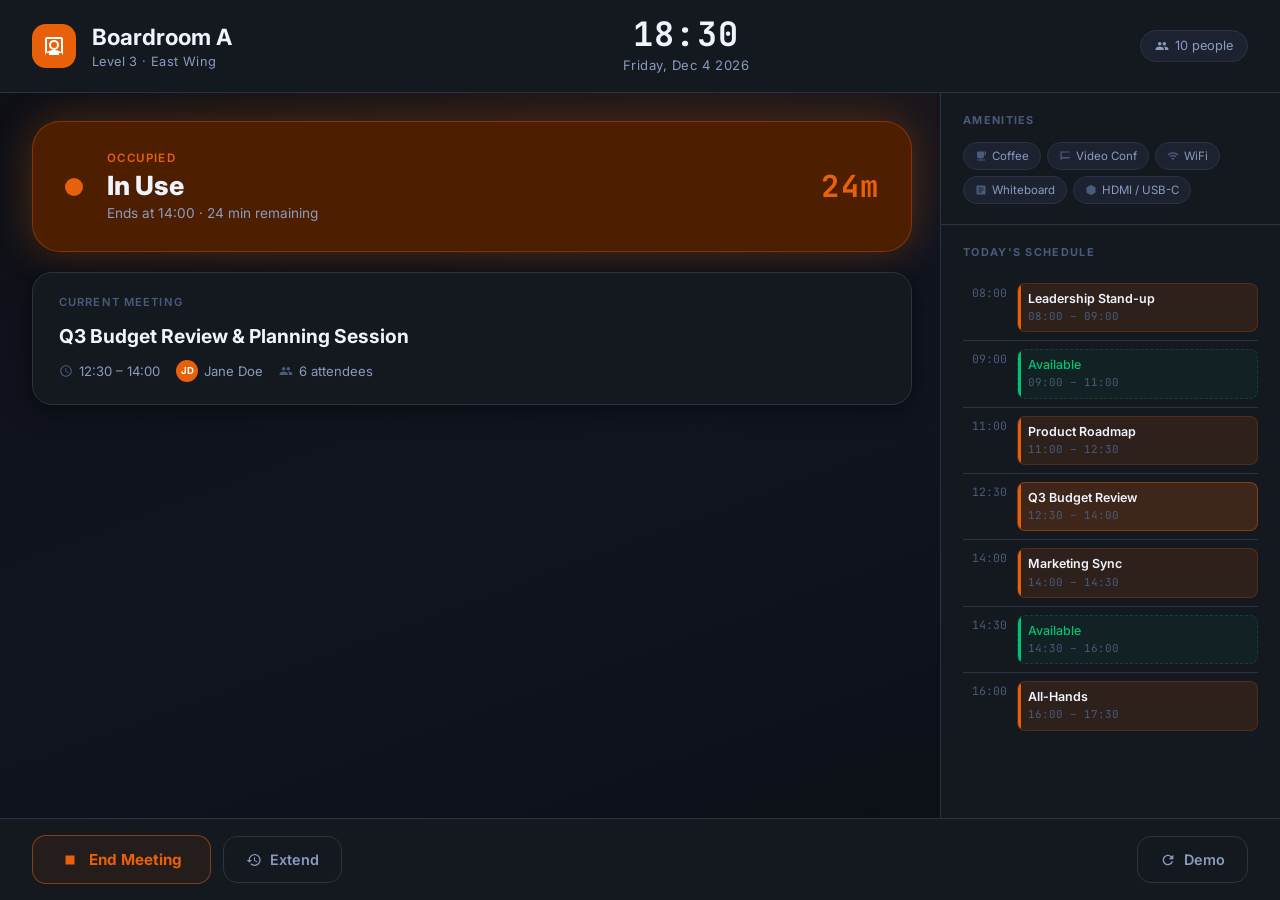
<file: room-booking.html>
<!DOCTYPE html>
<html lang="en">
<head>
  <meta charset="UTF-8" />
  <meta name="viewport" content="width=1280, initial-scale=1.0" />
  <title>Room Booking — Q-SYS Touch Panel</title>
  <link rel="preconnect" href="https://fonts.googleapis.com" />
  <link href="https://fonts.googleapis.com/css2?family=Inter:wght@400;500;600;700;800&family=JetBrains+Mono:wght@400;700&display=swap" rel="stylesheet" />
  <link rel="stylesheet" href="room-booking.css" />
</head>
<body>

<!-- ══════════════════════════════════════════════════════════
     PANEL SHELL
════════════════════════════════════════════════════════════ -->
<div class="panel" id="panel">

  <!-- ── HEADER ─────────────────────────────────────────── -->
  <header class="panel-header">
    <div class="header-room">
      <div class="room-icon">
        <!-- door / meeting-room icon -->
        <svg viewBox="0 0 24 24"><path d="M19 3H5a2 2 0 0 0-2 2v14a2 2 0 0 0 2 2h2v-2H5V5h14v14h-2v2h2a2 2 0 0 0 2-2V5a2 2 0 0 0-2-2zm-7 3a5 5 0 0 1 5 5 5 5 0 0 1-5 5 5 5 0 0 1-5-5 5 5 0 0 1 5-5zm0 2a3 3 0 0 0-3 3 3 3 0 0 0 3 3 3 3 0 0 0 3-3 3 3 0 0 0-3-3zm0 8c2.67 0 8 1.34 8 4v1H4v-1c0-2.66 5.33-4 8-4z"/></svg>
      </div>
      <div>
        <div class="room-name" id="room-name">Boardroom A</div>
        <div class="room-floor" id="room-floor">Level 3 · East Wing</div>
      </div>
    </div>

    <div class="header-center">
      <div class="header-time" id="clock">--:--</div>
      <div class="header-date" id="date-display">Loading…</div>
    </div>

    <div class="header-meta">
      <div class="capacity-badge">
        <!-- people icon -->
        <svg viewBox="0 0 24 24"><path d="M16 11c1.66 0 2.99-1.34 2.99-3S17.66 5 16 5c-1.66 0-3 1.34-3 3s1.34 3 3 3zm-8 0c1.66 0 2.99-1.34 2.99-3S9.66 5 8 5C6.34 5 5 6.34 5 8s1.34 3 3 3zm0 2c-2.33 0-7 1.17-7 3.5V19h14v-2.5c0-2.33-4.67-3.5-7-3.5zm8 0c-.29 0-.62.02-.97.05 1.16.84 1.97 1.97 1.97 3.45V19h6v-2.5c0-2.33-4.67-3.5-7-3.5z"/></svg>
        <span id="capacity">10 people</span>
      </div>
    </div>
  </header>

  <!-- ── MAIN ───────────────────────────────────────────── -->
  <main class="panel-main">

    <!-- Status card (JS swaps class: available / occupied / soon) -->
    <div class="status-card available" id="status-card">
      <div class="status-dot"></div>
      <div class="status-text-group">
        <div class="status-label" id="status-label">Available</div>
        <div class="status-title"  id="status-title">Room is free</div>
        <div class="status-subtitle" id="status-subtitle">Next meeting at 14:00</div>
      </div>
      <div class="status-timer" id="status-timer">1h 24m</div>
    </div>

    <!-- Check-in warning (shown when meeting starts but no check-in) -->
    <div class="checkin-banner hidden" id="checkin-banner">
      <div class="checkin-icon">
        <!-- warning clock icon -->
        <svg viewBox="0 0 24 24"><path d="M12 2C6.48 2 2 6.48 2 12s4.48 10 10 10 10-4.48 10-10S17.52 2 12 2zm0 18c-4.41 0-8-3.59-8-8s3.59-8 8-8 8 3.59 8 8-3.59 8-8 8zm.5-13H11v6l5.25 3.15.75-1.23-4.5-2.67V7z"/></svg>
      </div>
      <div class="checkin-text">
        <div class="checkin-title">Check-in required</div>
        <div class="checkin-sub">Please check in or the room will be released in <span id="checkin-countdown">5:00</span></div>
      </div>
      <button class="btn-primary" onclick="doCheckin()">Check In</button>
    </div>

    <!-- Current / upcoming meeting details -->
    <div class="meeting-card" id="meeting-card">
      <div class="meeting-card-label" id="meeting-card-label">Current Meeting</div>
      <div class="meeting-title" id="meeting-title">Q3 Budget Review &amp; Planning Session</div>
      <div class="meeting-meta">
        <div class="meeting-meta-item">
          <!-- clock icon -->
          <svg viewBox="0 0 24 24"><path d="M12 2C6.48 2 2 6.48 2 12s4.48 10 10 10 10-4.48 10-10S17.52 2 12 2zm0 18c-4.41 0-8-3.59-8-8s3.59-8 8-8 8 3.59 8 8-3.59 8-8 8zm.5-13H11v6l5.25 3.15.75-1.23-4.5-2.67V7z"/></svg>
          <span id="meeting-time">12:30 – 14:00</span>
        </div>
        <div class="meeting-meta-item">
          <div class="organizer-avatar" id="organizer-initials">JD</div>
          <span id="meeting-organizer">Jane Doe</span>
        </div>
        <div class="meeting-meta-item">
          <!-- attendees icon -->
          <svg viewBox="0 0 24 24"><path d="M16 11c1.66 0 2.99-1.34 2.99-3S17.66 5 16 5c-1.66 0-3 1.34-3 3s1.34 3 3 3zm-8 0c1.66 0 2.99-1.34 2.99-3S9.66 5 8 5C6.34 5 5 6.34 5 8s1.34 3 3 3zm0 2c-2.33 0-7 1.17-7 3.5V19h14v-2.5c0-2.33-4.67-3.5-7-3.5zm8 0c-.29 0-.62.02-.97.05 1.16.84 1.97 1.97 1.97 3.45V19h6v-2.5c0-2.33-4.67-3.5-7-3.5z"/></svg>
          <span id="meeting-attendees">6 attendees</span>
        </div>
      </div>
    </div>

    <!-- Quick-book section (hidden when occupied) -->
    <div class="quick-book" id="quick-book">
      <div class="quick-book-label">Book this room instantly</div>
      <div class="quick-book-row">
        <button class="btn-quick" onclick="quickBook(15)">
          <span class="btn-duration">15</span>min
        </button>
        <button class="btn-quick" onclick="quickBook(30)">
          <span class="btn-duration">30</span>min
        </button>
        <button class="btn-quick" onclick="quickBook(60)">
          <span class="btn-duration">60</span>min
        </button>
        <button class="btn-quick" onclick="quickBook(90)">
          <span class="btn-duration">90</span>min
        </button>
      </div>
    </div>

  </main>

  <!-- ── SIDEBAR ─────────────────────────────────────────── -->
  <aside class="panel-sidebar">

    <!-- Amenities -->
    <div class="sidebar-section">
      <div class="sidebar-section-title">Amenities</div>
      <div class="amenities">
        <div class="amenity-chip">
          <svg viewBox="0 0 24 24"><path d="M20 3H4v10c0 2.21 1.79 4 4 4h6c2.21 0 4-1.79 4-4v-3h2c1.11 0 2-.89 2-2V5c0-1.11-.89-2-2-2zm0 5h-2V5h2v3zM4 19h16v2H4z"/></svg>
          Coffee
        </div>
        <div class="amenity-chip">
          <svg viewBox="0 0 24 24"><path d="M21 3H3v18l4-4h14V3zm-2 11H6.83l-1.17 1.17V5h15v9z"/></svg>
          Video Conf
        </div>
        <div class="amenity-chip">
          <svg viewBox="0 0 24 24"><path d="M1 9l2 2c4.97-4.97 13.03-4.97 18 0l2-2C16.93 2.93 7.08 2.93 1 9zm8 8l3 3 3-3a4.237 4.237 0 0 0-6 0zm-4-4 2 2a7.074 7.074 0 0 1 10 0l2-2C15.14 9.14 8.87 9.14 5 13z"/></svg>
          WiFi
        </div>
        <div class="amenity-chip">
          <svg viewBox="0 0 24 24"><path d="M19 3H5c-1.1 0-2 .9-2 2v14c0 1.1.9 2 2 2h14c1.1 0 2-.9 2-2V5c0-1.1-.9-2-2-2zm-5 14H7v-2h7v2zm3-4H7v-2h10v2zm0-4H7V7h10v2z"/></svg>
          Whiteboard
        </div>
        <div class="amenity-chip">
          <svg viewBox="0 0 24 24"><path d="M21 16.5c0 .38-.21.71-.53.88l-7.9 4.44c-.16.12-.36.18-.57.18-.21 0-.41-.06-.57-.18l-7.9-4.44A.991.991 0 0 1 3 16.5v-9c0-.38.21-.71.53-.88l7.9-4.44c.16-.12.36-.18.57-.18.21 0 .41.06.57.18l7.9 4.44c.32.17.53.5.53.88v9z"/></svg>
          HDMI / USB-C
        </div>
      </div>
    </div>

    <!-- Today's Schedule -->
    <div class="sidebar-section">
      <div class="sidebar-section-title">Today's Schedule</div>
      <div class="timeline" id="timeline">
        <!-- populated by JS -->
      </div>
    </div>

  </aside>

  <!-- ── ACTIONS BAR ─────────────────────────────────────── -->
  <footer class="panel-actions">
    <button class="btn-primary" id="btn-book" onclick="openBookModal()">
      <!-- calendar icon -->
      <svg viewBox="0 0 24 24"><path d="M19 4h-1V2h-2v2H8V2H6v2H5c-1.11 0-1.99.9-1.99 2L3 20c0 1.1.89 2 2 2h14c1.1 0 2-.9 2-2V6c0-1.1-.9-2-2-2zm0 16H5V9h14v11zM7 11h5v5H7z"/></svg>
      Book Room
    </button>

    <button class="btn-danger hidden" id="btn-end" onclick="endMeeting()">
      <!-- stop icon -->
      <svg viewBox="0 0 24 24"><path d="M6 6h12v12H6z"/></svg>
      End Meeting
    </button>

    <button class="btn-ghost" id="btn-extend" onclick="openExtendModal()">
      <!-- add-time icon -->
      <svg viewBox="0 0 24 24"><path d="M13 3a9 9 0 0 0-9 9H1l3.89 3.89.07.14L9 12H6c0-3.87 3.13-7 7-7s7 3.13 7 7-3.13 7-7 7c-1.93 0-3.68-.79-4.94-2.06l-1.42 1.42A8.954 8.954 0 0 0 13 21a9 9 0 0 0 0-18zm-1 5v5l4.28 2.54.72-1.21-3.5-2.08V8H12z"/></svg>
      Extend
    </button>

    <div class="actions-spacer"></div>

    <!-- Demo state toggle -->
    <button class="btn-ghost" onclick="cycleState()" title="Demo: cycle states">
      <svg viewBox="0 0 24 24"><path d="M17.65 6.35A7.958 7.958 0 0 0 12 4c-4.42 0-7.99 3.58-7.99 8s3.57 8 7.99 8c3.73 0 6.84-2.55 7.73-6h-2.08A5.99 5.99 0 0 1 12 18c-3.31 0-6-2.69-6-6s2.69-6 6-6c1.66 0 3.14.69 4.22 1.78L13 11h7V4l-2.35 2.35z"/></svg>
      Demo
    </button>
  </footer>

</div><!-- /.panel -->


<!-- ══════════════════════════════════════════════════════════
     BOOK MODAL
════════════════════════════════════════════════════════════ -->
<div class="modal-overlay" id="book-modal">
  <div class="modal">
    <div class="modal-title">Book Boardroom A</div>
    <div class="modal-sub">Select a duration — booking starts now</div>
    <div class="duration-picker">
      <button class="duration-btn selected" onclick="selectDuration(this, 15)">
        <span class="dur-num">15</span>min
      </button>
      <button class="duration-btn" onclick="selectDuration(this, 30)">
        <span class="dur-num">30</span>min
      </button>
      <button class="duration-btn" onclick="selectDuration(this, 60)">
        <span class="dur-num">60</span>min
      </button>
      <button class="duration-btn" onclick="selectDuration(this, 90)">
        <span class="dur-num">90</span>min
      </button>
      <button class="duration-btn" onclick="selectDuration(this, 120)">
        <span class="dur-num">2</span>hrs
      </button>
      <button class="duration-btn" onclick="selectDuration(this, 180)">
        <span class="dur-num">3</span>hrs
      </button>
    </div>
    <div class="modal-actions">
      <button class="btn-ghost" onclick="closeModal('book-modal')">Cancel</button>
      <button class="btn-primary" onclick="confirmBook()">
        <svg viewBox="0 0 24 24"><path d="M9 16.17L4.83 12l-1.42 1.41L9 19 21 7l-1.41-1.41z"/></svg>
        Confirm
      </button>
    </div>
  </div>
</div>

<!-- ══════════════════════════════════════════════════════════
     EXTEND MODAL
════════════════════════════════════════════════════════════ -->
<div class="modal-overlay" id="extend-modal">
  <div class="modal">
    <div class="modal-title">Extend Meeting</div>
    <div class="modal-sub">How much extra time do you need?</div>
    <div class="duration-picker">
      <button class="duration-btn selected" onclick="selectDuration(this, 15)">
        <span class="dur-num">+15</span>min
      </button>
      <button class="duration-btn" onclick="selectDuration(this, 30)">
        <span class="dur-num">+30</span>min
      </button>
      <button class="duration-btn" onclick="selectDuration(this, 60)">
        <span class="dur-num">+60</span>min
      </button>
    </div>
    <div class="modal-actions">
      <button class="btn-ghost" onclick="closeModal('extend-modal')">Cancel</button>
      <button class="btn-primary" onclick="confirmExtend()">
        <svg viewBox="0 0 24 24"><path d="M9 16.17L4.83 12l-1.42 1.41L9 19 21 7l-1.41-1.41z"/></svg>
        Extend
      </button>
    </div>
  </div>
</div>


<!-- ══════════════════════════════════════════════════════════
     SCRIPT
════════════════════════════════════════════════════════════ -->
<script>
  /* ── State ──────────────────────────────────────────────── */
  const STATES = ['available', 'occupied', 'soon'];
  let stateIdx = 0;

  const DEMO = {
    available: {
      card:     'available',
      label:    'Available',
      title:    'Room is free',
      subtitle: 'Next meeting at 14:00',
      timer:    '1h 24m',
      meetingLabel: 'Upcoming Meeting',
      meetingTitle: 'Marketing Sync',
      meetingTime:  '14:00 – 14:30',
      organizer:    'Ali Hassan',
      initials:     'AH',
      attendees:    '4 attendees',
      showBook:  true,
      showEnd:   false,
    },
    occupied: {
      card:     'occupied',
      label:    'Occupied',
      title:    'In Use',
      subtitle: 'Ends at 14:00 · 24 min remaining',
      timer:    '24m',
      meetingLabel: 'Current Meeting',
      meetingTitle: 'Q3 Budget Review & Planning Session',
      meetingTime:  '12:30 – 14:00',
      organizer:    'Jane Doe',
      initials:     'JD',
      attendees:    '6 attendees',
      showBook:  false,
      showEnd:   true,
    },
    soon: {
      card:     'soon',
      label:    'Starting Soon',
      title:    'Meeting in 8 min',
      subtitle: 'Please wrap up — next booking at 13:00',
      timer:    '8m',
      meetingLabel: 'Next Meeting',
      meetingTitle: 'Design Review — Sprint 24',
      meetingTime:  '13:00 – 14:00',
      organizer:    'Priya Sharma',
      initials:     'PS',
      attendees:    '8 attendees',
      showBook:  false,
      showEnd:   false,
    },
  };

  /* ── Clock ──────────────────────────────────────────────── */
  function updateClock() {
    const now  = new Date();
    const hh   = String(now.getHours()).padStart(2, '0');
    const mm   = String(now.getMinutes()).padStart(2, '0');
    document.getElementById('clock').textContent = `${hh}:${mm}`;

    const days   = ['Sunday','Monday','Tuesday','Wednesday','Thursday','Friday','Saturday'];
    const months = ['Jan','Feb','Mar','Apr','May','Jun','Jul','Aug','Sep','Oct','Nov','Dec'];
    document.getElementById('date-display').textContent =
      `${days[now.getDay()]}, ${months[now.getMonth()]} ${now.getDate()} ${now.getFullYear()}`;
  }

  setInterval(updateClock, 1000);
  updateClock();

  /* ── Apply demo state ───────────────────────────────────── */
  function applyState(key) {
    const d  = DEMO[key];
    const sc = document.getElementById('status-card');
    sc.className = `status-card ${d.card}`;

    document.getElementById('status-label').textContent    = d.label;
    document.getElementById('status-title').textContent    = d.title;
    document.getElementById('status-subtitle').textContent = d.subtitle;
    document.getElementById('status-timer').textContent    = d.timer;

    document.getElementById('meeting-card-label').textContent  = d.meetingLabel;
    document.getElementById('meeting-title').textContent       = d.meetingTitle;
    document.getElementById('meeting-time').textContent        = d.meetingTime;
    document.getElementById('meeting-organizer').textContent   = d.organizer;
    document.getElementById('organizer-initials').textContent  = d.initials;
    document.getElementById('meeting-attendees').textContent   = d.attendees;

    toggle('quick-book', d.showBook);
    toggle('btn-book',   d.showBook);
    toggle('btn-end',   !d.showBook && d.showEnd);
    toggle('btn-extend', d.showEnd);
    toggle('checkin-banner', key === 'soon');
  }

  function toggle(id, show) {
    const el = document.getElementById(id);
    if (!el) return;
    if (show) el.classList.remove('hidden');
    else      el.classList.add('hidden');
  }

  function cycleState() {
    stateIdx = (stateIdx + 1) % STATES.length;
    applyState(STATES[stateIdx]);
  }

  applyState('occupied'); // default on load

  /* ── Timeline ───────────────────────────────────────────── */
  const schedule = [
    { time: '08:00', end: '09:00', title: 'Leadership Stand-up', type: 'occupied' },
    { time: '09:00', end: '11:00', title: 'Available',           type: 'available' },
    { time: '11:00', end: '12:30', title: 'Product Roadmap',     type: 'occupied' },
    { time: '12:30', end: '14:00', title: 'Q3 Budget Review',    type: 'current'  },
    { time: '14:00', end: '14:30', title: 'Marketing Sync',      type: 'occupied' },
    { time: '14:30', end: '16:00', title: 'Available',           type: 'available' },
    { time: '16:00', end: '17:30', title: 'All-Hands',           type: 'occupied' },
  ];

  const tl = document.getElementById('timeline');
  schedule.forEach(s => {
    const evClass = s.type === 'current' ? 'ev-current'
                  : s.type === 'available' ? 'ev-available'
                  : 'ev-occupied';
    tl.innerHTML += `
      <div class="timeline-slot">
        <div class="timeline-time">${s.time}</div>
        <div class="timeline-bar-wrap">
          <div class="timeline-event ${evClass}">
            <div class="timeline-event-title">${s.title}</div>
            <div class="timeline-event-time">${s.time} – ${s.end}</div>
          </div>
        </div>
      </div>`;
  });

  /* ── Modal helpers ──────────────────────────────────────── */
  let selectedDuration = 15;

  function openBookModal()   { document.getElementById('book-modal').classList.add('open'); }
  function openExtendModal() { document.getElementById('extend-modal').classList.add('open'); }
  function closeModal(id)    { document.getElementById(id).classList.remove('open'); }

  function selectDuration(btn, mins) {
    btn.closest('.duration-picker').querySelectorAll('.duration-btn')
       .forEach(b => b.classList.remove('selected'));
    btn.classList.add('selected');
    selectedDuration = mins;
  }

  function confirmBook() {
    closeModal('book-modal');
    applyState('occupied');
    stateIdx = 1;
  }

  function confirmExtend() {
    closeModal('extend-modal');
  }

  function quickBook(mins) {
    selectedDuration = mins;
    confirmBook();
  }

  function endMeeting() {
    applyState('available');
    stateIdx = 0;
  }

  function doCheckin() {
    document.getElementById('checkin-banner').classList.add('hidden');
    applyState('occupied');
    stateIdx = 1;
  }

  /* Close modal on overlay click */
  document.querySelectorAll('.modal-overlay').forEach(ov => {
    ov.addEventListener('click', e => {
      if (e.target === ov) ov.classList.remove('open');
    });
  });
</script>
</body>
</html>
</file>
<file: room-booking.css>
/* ============================================================
   Q-SYS Touch Panel — Room Booking UI
   Target: 10" landscape panel (1280 × 800 typical)
   ============================================================ */

/* ── Reset & base ─────────────────────────────────────────── */
*, *::before, *::after {
  box-sizing: border-box;
  margin: 0;
  padding: 0;
  -webkit-tap-highlight-color: transparent;
  user-select: none;
}

:root {
  /* Brand */
  --brand:          #e8610a;
  --brand-dark:     #b84b00;

  /* Status colours */
  --available:      #00c471;
  --available-dim:  #004d2c;
  --occupied:       #e8610a;
  --occupied-dim:   #4d1f00;
  --soon:           #f5a623;
  --soon-dim:       #4d3000;

  /* Surfaces */
  --bg:             #0d0f14;
  --surface:        #14181f;
  --surface-2:      #1c2230;
  --border:         #2a3345;
  --border-light:   #3a4860;

  /* Text */
  --text-primary:   #f0f4ff;
  --text-secondary: #8a9bc0;
  --text-muted:     #4a5a7a;

  /* Misc */
  --radius-sm:  8px;
  --radius-md:  14px;
  --radius-lg:  20px;
  --radius-xl:  28px;

  --shadow-card: 0 4px 24px rgba(0, 0, 0, 0.5);
  --shadow-glow-avail: 0 0 40px rgba(0, 196, 113, 0.25);
  --shadow-glow-occ:   0 0 40px rgba(232, 97, 10, 0.30);
  --shadow-glow-soon:  0 0 40px rgba(245, 166, 35, 0.25);

  --font: 'Inter', 'Segoe UI', system-ui, sans-serif;
  --font-mono: 'JetBrains Mono', 'Fira Code', 'Consolas', monospace;
}

html, body {
  width: 100%;
  height: 100%;
  overflow: hidden;
  background-color: var(--bg);
  background-image:
    radial-gradient(ellipse 80% 60% at 50% -10%, rgba(232, 97, 10, 0.12) 0%, transparent 70%),
    radial-gradient(ellipse 60% 40% at 100% 100%, rgba(0, 196, 113, 0.06) 0%, transparent 60%),
    linear-gradient(160deg, #0d0f14 0%, #111520 50%, #0a0d12 100%);
  font-family: var(--font);
  color: var(--text-primary);
  font-size: 16px;
  line-height: 1.4;
}

/* ── Layout shell ─────────────────────────────────────────── */
.panel {
  display: grid;
  grid-template-rows: auto 1fr auto;
  grid-template-columns: 1fr 340px;
  grid-template-areas:
    "header  header"
    "main    sidebar"
    "actions actions";
  height: 100vh;
  max-width: 1280px;
  margin: 0 auto;
  gap: 0;
}

/* ── Header ───────────────────────────────────────────────── */
.panel-header {
  grid-area: header;
  display: flex;
  align-items: center;
  justify-content: space-between;
  padding: 18px 32px;
  background: var(--surface);
  border-bottom: 1px solid var(--border);
  gap: 24px;
}

.header-room {
  display: flex;
  align-items: center;
  gap: 16px;
  min-width: 0;
}

.room-icon {
  width: 44px;
  height: 44px;
  border-radius: var(--radius-md);
  background: var(--brand);
  display: flex;
  align-items: center;
  justify-content: center;
  flex-shrink: 0;
}

.room-icon svg {
  width: 24px;
  height: 24px;
  fill: #fff;
}

.room-name {
  font-size: 1.4rem;
  font-weight: 700;
  color: var(--text-primary);
  white-space: nowrap;
  overflow: hidden;
  text-overflow: ellipsis;
}

.room-floor {
  font-size: 0.8rem;
  color: var(--text-secondary);
  margin-top: 1px;
  letter-spacing: 0.03em;
}

.header-center {
  flex: 1;
  text-align: center;
}

.header-time {
  font-size: 2.1rem;
  font-weight: 700;
  font-family: var(--font-mono);
  color: var(--text-primary);
  letter-spacing: 0.04em;
  line-height: 1;
}

.header-date {
  font-size: 0.82rem;
  color: var(--text-secondary);
  margin-top: 4px;
  letter-spacing: 0.04em;
}

.header-meta {
  display: flex;
  align-items: center;
  gap: 12px;
}

.capacity-badge {
  display: flex;
  align-items: center;
  gap: 6px;
  background: var(--surface-2);
  border: 1px solid var(--border);
  border-radius: 999px;
  padding: 6px 14px;
  font-size: 0.8rem;
  color: var(--text-secondary);
}

.capacity-badge svg {
  width: 14px;
  height: 14px;
  fill: var(--text-secondary);
}

/* ── Status indicator (left pane top) ─────────────────────── */
.panel-main {
  grid-area: main;
  display: flex;
  flex-direction: column;
  padding: 28px 28px 20px 32px;
  gap: 20px;
  overflow: hidden;
}

.status-card {
  border-radius: var(--radius-xl);
  padding: 28px 32px;
  display: flex;
  align-items: center;
  gap: 24px;
  transition: box-shadow 0.4s ease, background 0.4s ease;
}

/* State variants */
.status-card.available {
  background: var(--available-dim);
  border: 1.5px solid rgba(0, 196, 113, 0.35);
  box-shadow: var(--shadow-glow-avail);
}

.status-card.occupied {
  background: var(--occupied-dim);
  border: 1.5px solid rgba(232, 97, 10, 0.35);
  box-shadow: var(--shadow-glow-occ);
}

.status-card.soon {
  background: var(--soon-dim);
  border: 1.5px solid rgba(245, 166, 35, 0.35);
  box-shadow: var(--shadow-glow-soon);
}

.status-dot {
  width: 18px;
  height: 18px;
  border-radius: 50%;
  flex-shrink: 0;
  animation: pulse-ring 2s ease-in-out infinite;
}

.status-card.available .status-dot {
  background: var(--available);
  box-shadow: 0 0 0 0 rgba(0, 196, 113, 0.5);
}

.status-card.occupied .status-dot {
  background: var(--occupied);
  box-shadow: 0 0 0 0 rgba(232, 97, 10, 0.5);
  animation: none;
}

.status-card.soon .status-dot {
  background: var(--soon);
  box-shadow: 0 0 0 0 rgba(245, 166, 35, 0.5);
}

@keyframes pulse-ring {
  0%   { box-shadow: 0 0 0 0 rgba(0, 196, 113, 0.5); }
  70%  { box-shadow: 0 0 0 10px rgba(0, 196, 113, 0); }
  100% { box-shadow: 0 0 0 0 rgba(0, 196, 113, 0); }
}

.status-text-group {
  flex: 1;
}

.status-label {
  font-size: 0.72rem;
  font-weight: 600;
  letter-spacing: 0.12em;
  text-transform: uppercase;
  margin-bottom: 4px;
}

.status-card.available .status-label { color: var(--available); }
.status-card.occupied  .status-label { color: var(--occupied);  }
.status-card.soon      .status-label { color: var(--soon);      }

.status-title {
  font-size: 1.65rem;
  font-weight: 800;
  color: var(--text-primary);
  line-height: 1.15;
}

.status-subtitle {
  font-size: 0.85rem;
  color: var(--text-secondary);
  margin-top: 4px;
}

.status-timer {
  font-family: var(--font-mono);
  font-size: 1.9rem;
  font-weight: 700;
  letter-spacing: 0.04em;
  flex-shrink: 0;
}

.status-card.available .status-timer { color: var(--available); }
.status-card.occupied  .status-timer { color: var(--occupied);  }
.status-card.soon      .status-timer { color: var(--soon);      }

/* ── Meeting info card ────────────────────────────────────── */
.meeting-card {
  background: var(--surface);
  border: 1px solid var(--border);
  border-radius: var(--radius-lg);
  padding: 22px 26px;
  box-shadow: var(--shadow-card);
}

.meeting-card-label {
  font-size: 0.7rem;
  font-weight: 600;
  letter-spacing: 0.1em;
  text-transform: uppercase;
  color: var(--text-muted);
  margin-bottom: 12px;
}

.meeting-title {
  font-size: 1.2rem;
  font-weight: 700;
  color: var(--text-primary);
  margin-bottom: 8px;
  display: -webkit-box;
  -webkit-line-clamp: 2;
  -webkit-box-orient: vertical;
  overflow: hidden;
}

.meeting-meta {
  display: flex;
  flex-wrap: wrap;
  gap: 16px;
  margin-top: 10px;
}

.meeting-meta-item {
  display: flex;
  align-items: center;
  gap: 6px;
  font-size: 0.82rem;
  color: var(--text-secondary);
}

.meeting-meta-item svg {
  width: 14px;
  height: 14px;
  fill: var(--text-muted);
  flex-shrink: 0;
}

.organizer-avatar {
  width: 22px;
  height: 22px;
  border-radius: 50%;
  background: var(--brand);
  display: flex;
  align-items: center;
  justify-content: center;
  font-size: 0.6rem;
  font-weight: 700;
  color: #fff;
  flex-shrink: 0;
}

/* ── Quick-book buttons ───────────────────────────────────── */
.quick-book {
  display: flex;
  flex-direction: column;
  gap: 10px;
}

.quick-book-label {
  font-size: 0.72rem;
  font-weight: 600;
  letter-spacing: 0.1em;
  text-transform: uppercase;
  color: var(--text-muted);
  margin-bottom: 2px;
}

.quick-book-row {
  display: flex;
  gap: 10px;
}

.btn-quick {
  flex: 1;
  padding: 16px 10px;
  border: 1.5px solid var(--border);
  border-radius: var(--radius-md);
  background: var(--surface);
  color: var(--text-primary);
  font-family: var(--font);
  font-size: 0.9rem;
  font-weight: 600;
  cursor: pointer;
  transition: background 0.15s, border-color 0.15s, transform 0.1s;
  display: flex;
  flex-direction: column;
  align-items: center;
  gap: 4px;
  line-height: 1.2;
}

.btn-quick .btn-duration {
  font-size: 1.25rem;
  font-weight: 800;
  color: var(--brand);
}

.btn-quick:hover {
  background: var(--surface-2);
  border-color: var(--brand);
}

.btn-quick:active {
  transform: scale(0.97);
  background: rgba(232, 97, 10, 0.12);
}

.btn-quick:disabled {
  opacity: 0.35;
  cursor: not-allowed;
  transform: none;
}

/* ── Actions bar (bottom) ─────────────────────────────────── */
.panel-actions {
  grid-area: actions;
  display: flex;
  align-items: center;
  gap: 12px;
  padding: 16px 32px;
  background: var(--surface);
  border-top: 1px solid var(--border);
}

.btn-primary {
  display: flex;
  align-items: center;
  gap: 10px;
  padding: 14px 28px;
  border-radius: var(--radius-md);
  border: none;
  background: var(--brand);
  color: #fff;
  font-family: var(--font);
  font-size: 0.95rem;
  font-weight: 700;
  cursor: pointer;
  transition: background 0.15s, transform 0.1s;
  white-space: nowrap;
}

.btn-primary svg { width: 18px; height: 18px; fill: #fff; }

.btn-primary:hover  { background: var(--brand-dark); }
.btn-primary:active { transform: scale(0.97); }

.btn-danger {
  display: flex;
  align-items: center;
  gap: 10px;
  padding: 14px 28px;
  border-radius: var(--radius-md);
  border: 1.5px solid rgba(232, 97, 10, 0.5);
  background: rgba(232, 97, 10, 0.08);
  color: var(--occupied);
  font-family: var(--font);
  font-size: 0.95rem;
  font-weight: 700;
  cursor: pointer;
  transition: background 0.15s, border-color 0.15s, transform 0.1s;
  white-space: nowrap;
}

.btn-danger svg { width: 18px; height: 18px; fill: currentColor; }

.btn-danger:hover  { background: rgba(232, 97, 10, 0.18); border-color: var(--occupied); }
.btn-danger:active { transform: scale(0.97); }

.btn-ghost {
  display: flex;
  align-items: center;
  gap: 8px;
  padding: 14px 22px;
  border-radius: var(--radius-md);
  border: 1.5px solid var(--border);
  background: transparent;
  color: var(--text-secondary);
  font-family: var(--font);
  font-size: 0.9rem;
  font-weight: 600;
  cursor: pointer;
  transition: background 0.15s, border-color 0.15s, color 0.15s;
  white-space: nowrap;
}

.btn-ghost svg { width: 16px; height: 16px; fill: currentColor; }

.btn-ghost:hover {
  background: var(--surface-2);
  border-color: var(--border-light);
  color: var(--text-primary);
}

.actions-spacer { flex: 1; }

/* ── Sidebar ──────────────────────────────────────────────── */
.panel-sidebar {
  grid-area: sidebar;
  display: flex;
  flex-direction: column;
  border-left: 1px solid var(--border);
  background: var(--surface);
  overflow: hidden;
}

.sidebar-section {
  padding: 20px 22px;
  border-bottom: 1px solid var(--border);
}

.sidebar-section:last-child {
  border-bottom: none;
  flex: 1;
  overflow-y: auto;
}

.sidebar-section-title {
  font-size: 0.68rem;
  font-weight: 700;
  letter-spacing: 0.12em;
  text-transform: uppercase;
  color: var(--text-muted);
  margin-bottom: 14px;
}

/* ── Timeline ─────────────────────────────────────────────── */
.timeline {
  display: flex;
  flex-direction: column;
  gap: 0;
  position: relative;
}

.timeline-slot {
  display: flex;
  align-items: flex-start;
  gap: 10px;
  padding: 8px 0;
  position: relative;
}

.timeline-slot + .timeline-slot {
  border-top: 1px solid var(--border);
}

.timeline-time {
  font-family: var(--font-mono);
  font-size: 0.72rem;
  color: var(--text-muted);
  width: 44px;
  flex-shrink: 0;
  padding-top: 2px;
  text-align: right;
}

.timeline-bar-wrap {
  flex: 1;
  position: relative;
}

.timeline-event {
  border-radius: var(--radius-sm);
  padding: 7px 10px;
  display: flex;
  flex-direction: column;
  gap: 2px;
  position: relative;
  overflow: hidden;
}

.timeline-event::before {
  content: '';
  position: absolute;
  left: 0; top: 0; bottom: 0;
  width: 3px;
  border-radius: 4px 0 0 4px;
}

.timeline-event.ev-occupied {
  background: rgba(232, 97, 10, 0.12);
  border: 1px solid rgba(232, 97, 10, 0.2);
}

.timeline-event.ev-occupied::before { background: var(--occupied); }

.timeline-event.ev-current {
  background: rgba(232, 97, 10, 0.2);
  border: 1px solid rgba(232, 97, 10, 0.4);
}

.timeline-event.ev-current::before { background: var(--occupied); }

.timeline-event.ev-available {
  background: rgba(0, 196, 113, 0.06);
  border: 1px dashed rgba(0, 196, 113, 0.2);
}

.timeline-event.ev-available::before { background: var(--available); }

.timeline-event-title {
  font-size: 0.78rem;
  font-weight: 600;
  color: var(--text-primary);
  line-height: 1.3;
}

.timeline-event.ev-available .timeline-event-title {
  color: var(--available);
  font-weight: 500;
}

.timeline-event-time {
  font-size: 0.68rem;
  color: var(--text-muted);
  font-family: var(--font-mono);
}

.timeline-now-line {
  position: absolute;
  left: 0;
  right: 0;
  height: 2px;
  background: var(--brand);
  pointer-events: none;
  z-index: 10;
}

.timeline-now-line::before {
  content: '';
  position: absolute;
  left: -4px;
  top: 50%;
  transform: translateY(-50%);
  width: 8px;
  height: 8px;
  border-radius: 50%;
  background: var(--brand);
}

/* ── Amenities chips ──────────────────────────────────────── */
.amenities {
  display: flex;
  flex-wrap: wrap;
  gap: 6px;
}

.amenity-chip {
  display: flex;
  align-items: center;
  gap: 5px;
  background: var(--surface-2);
  border: 1px solid var(--border);
  border-radius: 999px;
  padding: 5px 11px;
  font-size: 0.72rem;
  color: var(--text-secondary);
}

.amenity-chip svg {
  width: 12px;
  height: 12px;
  fill: var(--text-muted);
}

/* ── Extend / check-in modal overlay ─────────────────────── */
.modal-overlay {
  position: fixed;
  inset: 0;
  background: rgba(0, 0, 0, 0.7);
  backdrop-filter: blur(6px);
  display: flex;
  align-items: center;
  justify-content: center;
  z-index: 100;
  opacity: 0;
  pointer-events: none;
  transition: opacity 0.2s;
}

.modal-overlay.open {
  opacity: 1;
  pointer-events: all;
}

.modal {
  background: var(--surface);
  border: 1px solid var(--border-light);
  border-radius: var(--radius-xl);
  padding: 36px 40px;
  width: 480px;
  max-width: 90vw;
  box-shadow: 0 24px 80px rgba(0, 0, 0, 0.6);
  transform: translateY(12px) scale(0.97);
  transition: transform 0.2s;
}

.modal-overlay.open .modal {
  transform: translateY(0) scale(1);
}

.modal-title {
  font-size: 1.3rem;
  font-weight: 800;
  color: var(--text-primary);
  margin-bottom: 6px;
}

.modal-sub {
  font-size: 0.85rem;
  color: var(--text-secondary);
  margin-bottom: 28px;
}

.duration-picker {
  display: grid;
  grid-template-columns: repeat(3, 1fr);
  gap: 10px;
  margin-bottom: 28px;
}

.duration-btn {
  padding: 18px 10px;
  border-radius: var(--radius-md);
  border: 1.5px solid var(--border);
  background: var(--surface-2);
  color: var(--text-primary);
  font-family: var(--font);
  font-size: 0.85rem;
  font-weight: 600;
  cursor: pointer;
  display: flex;
  flex-direction: column;
  align-items: center;
  gap: 4px;
  transition: background 0.15s, border-color 0.15s;
}

.duration-btn .dur-num {
  font-size: 1.5rem;
  font-weight: 800;
  color: var(--brand);
}

.duration-btn.selected,
.duration-btn:hover {
  border-color: var(--brand);
  background: rgba(232, 97, 10, 0.1);
}

.modal-actions {
  display: flex;
  gap: 12px;
  justify-content: flex-end;
}

/* ── Check-in countdown ───────────────────────────────────── */
.checkin-banner {
  background: linear-gradient(135deg, rgba(245, 166, 35, 0.15), rgba(245, 166, 35, 0.05));
  border: 1.5px solid rgba(245, 166, 35, 0.4);
  border-radius: var(--radius-lg);
  padding: 16px 22px;
  display: flex;
  align-items: center;
  gap: 16px;
}

.checkin-icon {
  width: 40px;
  height: 40px;
  border-radius: var(--radius-md);
  background: rgba(245, 166, 35, 0.15);
  display: flex;
  align-items: center;
  justify-content: center;
  flex-shrink: 0;
}

.checkin-icon svg { width: 20px; height: 20px; fill: var(--soon); }

.checkin-text { flex: 1; }

.checkin-title {
  font-size: 0.88rem;
  font-weight: 700;
  color: var(--soon);
  margin-bottom: 2px;
}

.checkin-sub {
  font-size: 0.75rem;
  color: var(--text-secondary);
}

/* ── Scrollbar (sidebar schedule) ────────────────────────── */
.panel-sidebar ::-webkit-scrollbar {
  width: 4px;
}

.panel-sidebar ::-webkit-scrollbar-track {
  background: transparent;
}

.panel-sidebar ::-webkit-scrollbar-thumb {
  background: var(--border);
  border-radius: 4px;
}

/* ── Responsive: 1024px panels ───────────────────────────── */
@media (max-width: 1100px) {
  .panel {
    grid-template-columns: 1fr 300px;
  }
  .header-time { font-size: 1.8rem; }
  .status-title { font-size: 1.4rem; }
}

/* ── Compact 7" portrait (600×1024) ──────────────────────── */
@media (max-width: 700px) {
  .panel {
    grid-template-columns: 1fr;
    grid-template-rows: auto 1fr auto auto;
    grid-template-areas:
      "header"
      "main"
      "sidebar"
      "actions";
  }

  .panel-sidebar {
    border-left: none;
    border-top: 1px solid var(--border);
    max-height: 260px;
  }

  .panel-header { padding: 14px 18px; }
  .panel-main   { padding: 16px; }
  .panel-actions { padding: 12px 16px; flex-wrap: wrap; }

  .header-time { font-size: 1.55rem; }
  .status-title { font-size: 1.2rem; }
  .status-timer { font-size: 1.5rem; }
}

/* ── Utility ──────────────────────────────────────────────── */
.hidden    { display: none !important; }
.sr-only   { position: absolute; width: 1px; height: 1px; overflow: hidden; clip: rect(0,0,0,0); }
.text-avail { color: var(--available); }
.text-occ   { color: var(--occupied); }
.text-soon  { color: var(--soon); }
</file>
